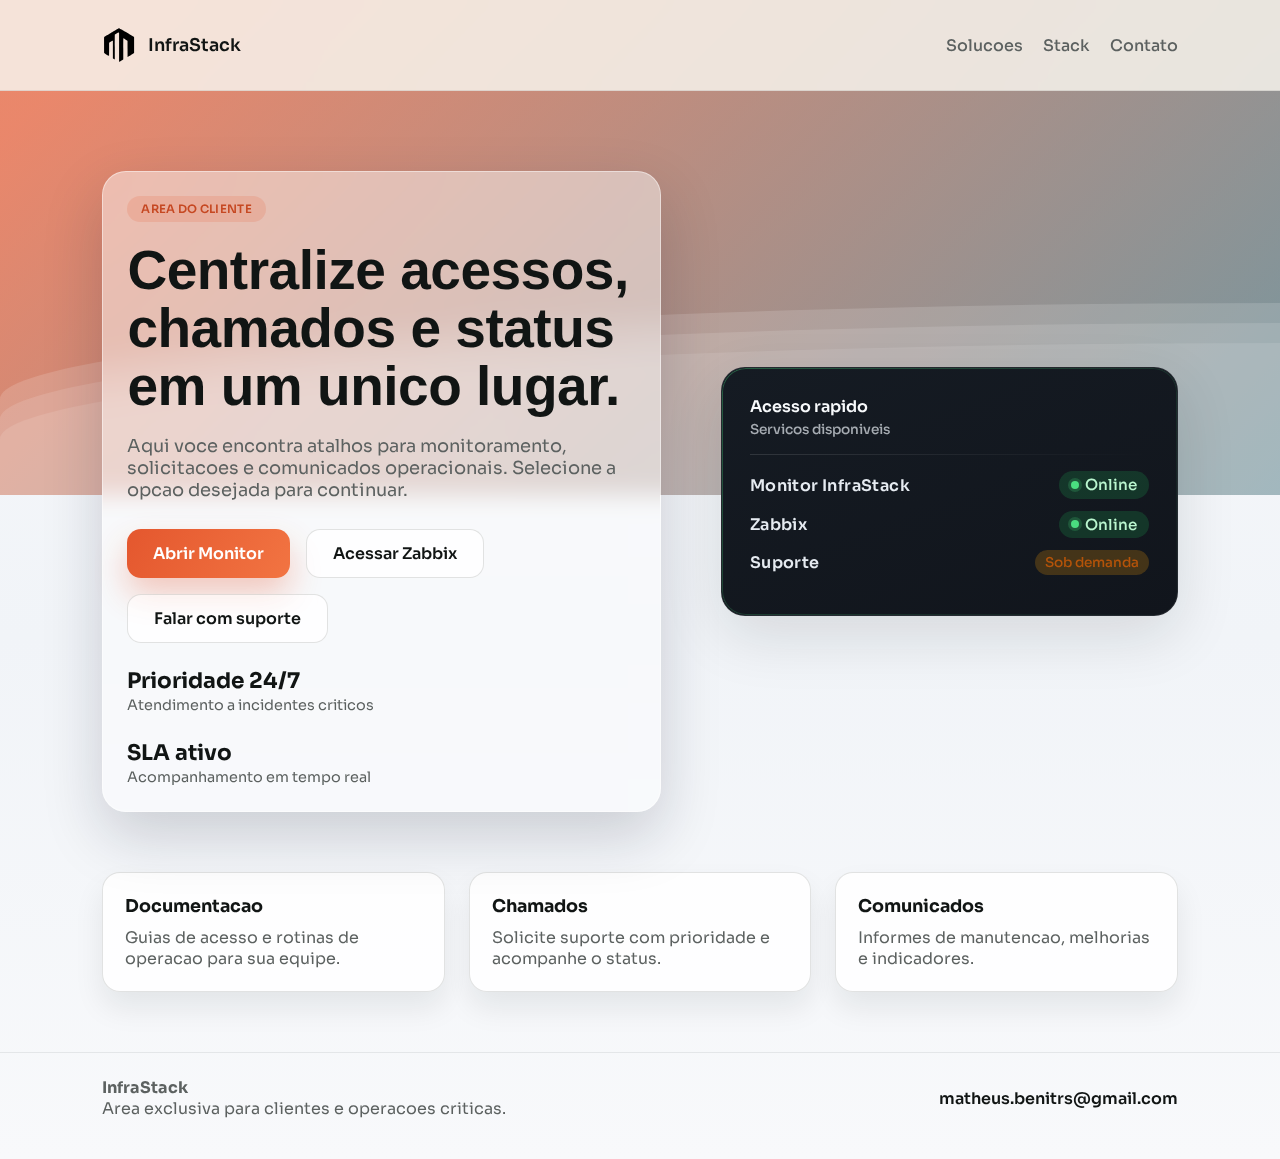
<file: area-cliente/index.html>
<!DOCTYPE html>
<html lang="pt-BR">
<head>
  <meta charset="utf-8">
  <meta name="viewport" content="width=device-width, initial-scale=1">
  <title>InfraStack | Area do Cliente</title>
  <link rel="icon" type="image/svg+xml" href="../img/infrastack.svg">
  <link rel="stylesheet" href="../css/styles.css">
  <link rel="preconnect" href="https://fonts.googleapis.com">
  <link rel="preconnect" href="https://fonts.gstatic.com" crossorigin>
  <link href="https://fonts.googleapis.com/css2?family=Sora:wght@300;400;500;600;700&family=Playfair+Display:wght@600;700&display=swap" rel="stylesheet">
</head>
<body>
  <div class="wave-wrap" aria-hidden="true">
    <div class="wave"></div>
    <div class="wave"></div>
    <div class="wave"></div>
  </div>
  <header class="topbar">
    <a class="brand" href="../">
      <img src="../img/infrastack.svg" alt="InfraStack">
      <span>InfraStack</span>
    </a>
    <nav class="nav">
      <a href="../#solucoes">Solucoes</a>
      <a href="../#stack">Stack</a>
      <a href="../#contato">Contato</a>
    </nav>
  </header>

  <main>
    <section class="hero">
      <div class="hero-copy glass">
        <p class="pill">Area do Cliente</p>
        <h1>Centralize acessos, chamados e status em um unico lugar.</h1>
        <p class="lead">
          Aqui voce encontra atalhos para monitoramento, solicitacoes e
          comunicados operacionais. Selecione a opcao desejada para continuar.
        </p>
        <div class="hero-actions">
          <a class="btn primary" href="/monitor/">Abrir Monitor</a>
          <a class="btn ghost" href="/zabbix/">Acessar Zabbix</a>
          <a class="btn ghost" href="mailto:matheus.benitrs@gmail.com">Falar com suporte</a>
        </div>
        <div class="stats">
          <div>
            <span class="stat-number">Prioridade 24/7</span>
            <span class="stat-label">Atendimento a incidentes criticos</span>
          </div>
          <div>
            <span class="stat-number">SLA ativo</span>
            <span class="stat-label">Acompanhamento em tempo real</span>
          </div>
        </div>
      </div>
      <div class="hero-card">
        <div class="card-header">
          <span>Acesso rapido</span>
          <span class="card-subtitle">Servicos disponiveis</span>
        </div>
        <div class="card-divider" aria-hidden="true"></div>
        <div class="card-body">
          <div class="status-row">
            <span class="status-label">Monitor InfraStack</span>
            <span class="status ok"><span class="status-dot" aria-hidden="true"></span>Online</span>
          </div>
          <div class="status-row">
            <span class="status-label">Zabbix</span>
            <span class="status ok"><span class="status-dot" aria-hidden="true"></span>Online</span>
          </div>
          <div class="status-row">
            <span class="status-label">Suporte</span>
            <span class="status warn">Sob demanda</span>
          </div>
        </div>
      </div>
    </section>

    <section class="grid">
      <article>
        <h3>Documentacao</h3>
        <p>Guias de acesso e rotinas de operacao para sua equipe.</p>
      </article>
      <article>
        <h3>Chamados</h3>
        <p>Solicite suporte com prioridade e acompanhe o status.</p>
      </article>
      <article>
        <h3>Comunicados</h3>
        <p>Informes de manutencao, melhorias e indicadores.</p>
      </article>
    </section>
  </main>

  <footer class="footer">
    <div>
      <strong>InfraStack</strong>
      <p>Area exclusiva para clientes e operacoes criticas.</p>
    </div>
    <div>
      <a href="mailto:matheus.benitrs@gmail.com">matheus.benitrs@gmail.com</a>
    </div>
  </footer>
</body>
</html>
</file>
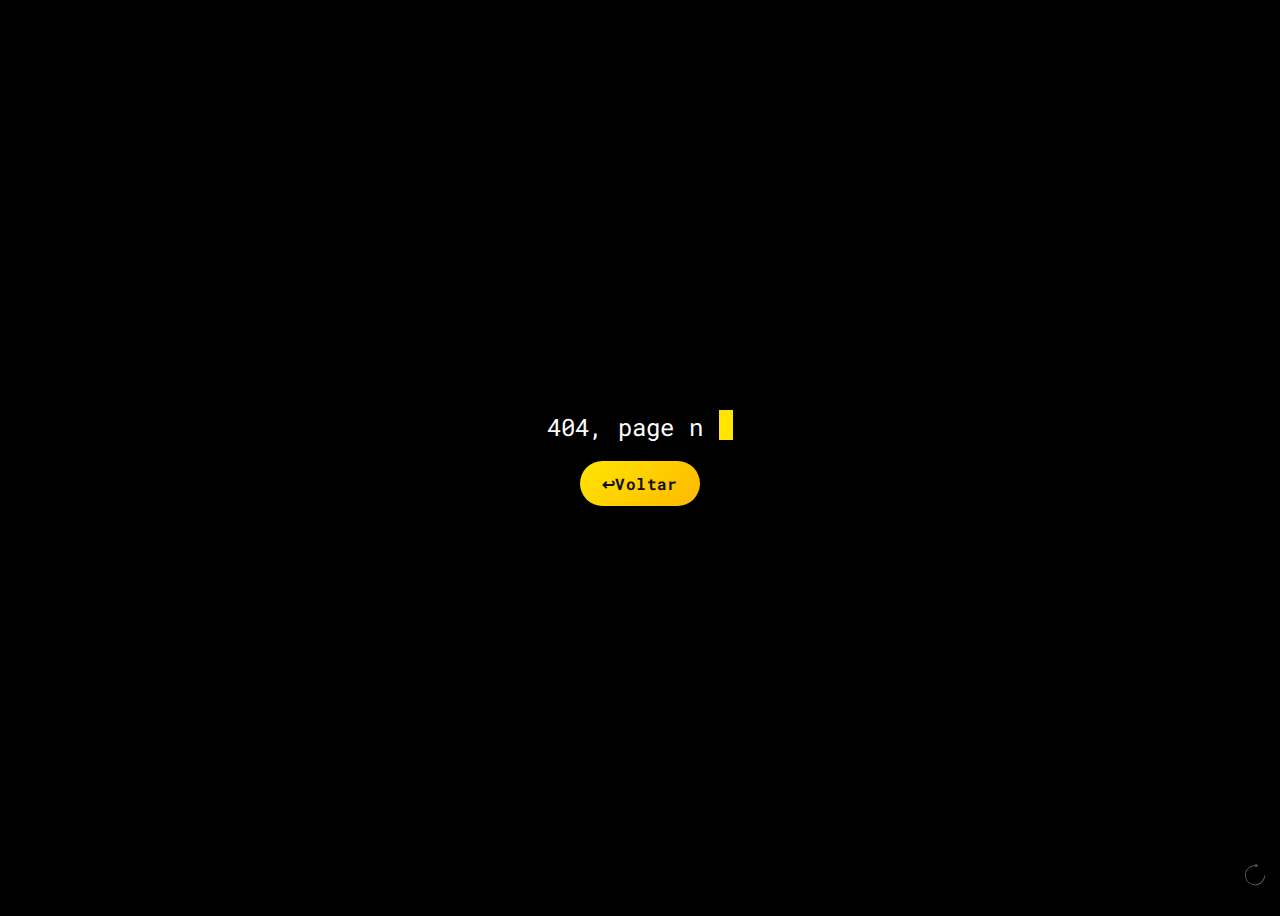
<file: error/index.html>
<!DOCTYPE html>
<html lang="en" >
<head>
  <meta charset="UTF-8">
  <title>CodePen - GSAP 404 typed message using SplitText </title>
  <link rel="stylesheet" href="/error/style.css">

</head>
<body>
<!-- partial:index.partial.html -->
<div class="container">
  <div class="copy-container center-xy">
    <p>
      404, page not found.
    </p>
    <span class="handle"></span>
    <a class="back-btn" href="/">Voltar</a>
  </div>
</div>


<svg version="1.1" id="cb-replay" xmlns="http://www.w3.org/2000/svg" xmlns:xlink="http://www.w3.org/1999/xlink" x="0px" y="0px"
	 viewBox="0 0 279.9 297.3" style="enable-background:new 0 0 279.9 297.3;" xml:space="preserve">
<g>
	<path d="M269.4,162.6c-2.7,66.5-55.6,120.1-121.8,123.9c-77,4.4-141.3-60-136.8-136.9C14.7,81.7,71,27.8,140,27.8
		c1.8,0,3.5,0,5.3,0.1c0.3,0,0.5,0.2,0.5,0.5v15c0,1.5,1.6,2.4,2.9,1.7l35.9-20.7c1.3-0.7,1.3-2.6,0-3.3L148.6,0.3
		c-1.3-0.7-2.9,0.2-2.9,1.7v15c0,0.3-0.2,0.5-0.5,0.5c-1.7-0.1-3.5-0.1-5.2-0.1C63.3,17.3,1,78.9,0,155.4
		C-1,233.8,63.4,298.3,141.9,297.3c74.6-1,135.1-60.2,138-134.3c0.1-3-2.3-5.4-5.3-5.4l0,0C271.8,157.6,269.5,159.8,269.4,162.6z"/>
</g>
</svg>
<!-- partial -->
  <script src="/error/script.js"></script>

</body>
</html>
</file>
<file: css/styles.css>
:root {
  color-scheme: only light;
  --bg: #f7f3ec;
  --ink: #111514;
  --accent: #e4572e;
  --accent-dark: #c64822;
  --secondary: #0f766e;
  --accent-glow: rgba(228, 87, 46, 0.3);
  --card: #ffffff;
  --muted: #5c6160;
  --border: rgba(17, 21, 20, 0.12);
  --shadow: 0 20px 60px rgba(17, 21, 21, 0.12);
}

* {
  box-sizing: border-box;
  margin: 0;
  padding: 0;
}

body {
  font-family: "Sora", "Space Grotesk", sans-serif;
  background: linear-gradient(180deg, #f8f9fb 0%, #f1f4f8 55%, #f8f9fb 100%);
  color: var(--ink);
  min-height: 100vh;
  position: relative;
  overflow-x: hidden;
}

@keyframes gradient {
  0% { background-position: 0% 0%; }
  50% { background-position: 100% 100%; }
  100% { background-position: 0% 0%; }
}

.wave-wrap {
  position: absolute;
  inset: 0 0 auto 0;
  height: 55vh;
  overflow: hidden;
  z-index: -1;
  background: linear-gradient(
    315deg,
    rgba(21, 27, 35, 1) 4%,
    rgba(29, 78, 216, 0.7) 38%,
    rgba(14, 116, 144, 0.7) 68%,
    rgba(228, 87, 46, 0.7) 98%
  );
  animation: gradient 16s ease infinite;
  background-size: 400% 400%;
}

.wave {
  background: rgba(255, 255, 255, 0.18);
  border-radius: 1000% 1000% 0 0;
  position: absolute;
  width: 200%;
  height: 12em;
  animation: wave 12s -3s linear infinite;
  transform: translate3d(0, 0, 0);
  opacity: 0.85;
  bottom: 0;
  left: 0;
}

.wave:nth-of-type(2) {
  bottom: -1.25em;
  animation: wave 18s linear reverse infinite;
  opacity: 0.7;
}

.wave:nth-of-type(3) {
  bottom: -2.5em;
  animation: wave 22s -1s reverse infinite;
  opacity: 0.6;
}

@keyframes wave {
  0% { transform: translateX(0); }
  25% { transform: translateX(-25%); }
  50% { transform: translateX(-50%); }
  75% { transform: translateX(-25%); }
  100% { transform: translateX(0); }
}

.topbar {
  display: flex;
  justify-content: space-between;
  align-items: center;
  padding: 28px 8vw;
  position: sticky;
  top: 0;
  backdrop-filter: blur(10px);
  background: rgba(247, 243, 236, 0.85);
  border-bottom: 1px solid rgba(19, 21, 21, 0.08);
  z-index: 10;
}

.brand {
  display: flex;
  align-items: center;
  gap: 12px;
  text-decoration: none;
  color: var(--ink);
  font-weight: 600;
  font-size: 1.1rem;
}

.brand img {
  width: 34px;
  height: 34px;
}

.nav {
  display: flex;
  align-items: center;
  gap: 20px;
}

.nav a {
  text-decoration: none;
  color: var(--muted);
  font-weight: 500;
  transition: color 0.2s ease;
}

.nav a:hover {
  color: var(--ink);
}

.nav .cta {
  padding: 10px 20px;
  border-radius: 999px;
  background: linear-gradient(120deg, var(--ink), #2c3231);
  color: #fff;
  box-shadow: 0 10px 24px rgba(17, 21, 20, 0.2);
}

.hero {
  display: grid;
  grid-template-columns: minmax(0, 1.1fr) minmax(0, 0.9fr);
  gap: 60px;
  align-items: center;
  padding: 80px 8vw 60px;
}

.glass {
  background: rgba(255, 255, 255, 0.45);
  border: 1px solid rgba(255, 255, 255, 0.45);
  box-shadow: 0 24px 60px rgba(15, 23, 42, 0.18);
  backdrop-filter: blur(12px);
  -webkit-backdrop-filter: blur(12px);
  border-radius: 24px;
  padding: 24px;
}

.hero-copy h1 {
  font-family: Arial, "Helvetica Neue", sans-serif;
  font-size: clamp(2.6rem, 4.3vw, 4.2rem);
  line-height: 1.05;
  margin-bottom: 20px;
  letter-spacing: -0.5px;
}

.hero-title span {
  display: block;
}

.lead {
  color: var(--muted);
  font-size: 1.12rem;
  max-width: 520px;
}

.lead-card {
  background: linear-gradient(145deg, rgba(255, 255, 255, 0.95), rgba(248, 250, 252, 0.92));
  border-radius: 20px;
  padding: 20px 22px;
  border: 1px solid rgba(17, 21, 20, 0.1);
  box-shadow: 0 18px 34px rgba(17, 21, 20, 0.1);
  max-width: none;
  position: relative;
  overflow: hidden;
}

.lead-card::after {
  content: "";
  position: absolute;
  inset: 0;
  background: radial-gradient(circle at 0% 0%, rgba(228, 87, 46, 0.12), transparent 55%);
  pointer-events: none;
}

.lead-card .lead {
  position: relative;
  z-index: 1;
}

.pill {
  display: inline-flex;
  align-items: center;
  padding: 6px 14px;
  background: rgba(228, 87, 46, 0.16);
  color: var(--accent-dark);
  border-radius: 999px;
  font-weight: 600;
  margin-bottom: 20px;
  letter-spacing: 0.3px;
  text-transform: uppercase;
  font-size: 0.72rem;
}

.hero-actions {
  margin: 28px 0 24px;
  display: flex;
  gap: 16px;
  flex-wrap: wrap;
}

.btn {
  display: inline-flex;
  align-items: center;
  justify-content: center;
  padding: 13px 26px;
  border-radius: 14px;
  text-decoration: none;
  font-weight: 600;
  transition: transform 0.2s ease, box-shadow 0.2s ease, background 0.2s ease;
}

.btn.primary {
  background: linear-gradient(120deg, var(--accent), #f27442);
  color: #fff;
  box-shadow: 0 16px 32px var(--accent-glow);
}

.btn.primary:hover {
  transform: translateY(-2px);
  box-shadow: 0 20px 40px var(--accent-glow);
}

.btn.ghost {
  border: 1px solid var(--border);
  color: var(--ink);
  background: rgba(255, 255, 255, 0.65);
  backdrop-filter: blur(6px);
}


.stats {
  display: flex;
  gap: 24px;
  flex-wrap: wrap;
}

.stat-number {
  display: block;
  font-size: 1.35rem;
  font-weight: 700;
}

.stat-label {
  color: var(--muted);
  font-size: 0.9rem;
}

.hero-card {
  background: linear-gradient(160deg, #151b23, #11151c);
  border-radius: 24px;
  padding: 28px;
  box-shadow: var(--shadow);
  border: 1px solid rgba(255, 255, 255, 0.08);
  animation: float 8s ease-in-out infinite;
  color: #e6ebf1;
  position: relative;
  overflow: hidden;
}

.hero-card::before {
  content: "";
  position: absolute;
  inset: 0;
  border-radius: inherit;
  padding: 1px;
  background: linear-gradient(140deg, rgba(74, 222, 128, 0.35), rgba(255, 255, 255, 0));
  mask: linear-gradient(#000 0 0) content-box, linear-gradient(#000 0 0);
  mask-composite: exclude;
  pointer-events: none;
}

.card-header {
  font-weight: 600;
  margin-bottom: 16px;
  display: flex;
  flex-direction: column;
  gap: 4px;
  color: #f8fafc;
}

.card-divider {
  height: 1px;
  background: linear-gradient(90deg, rgba(255, 255, 255, 0.12), rgba(255, 255, 255, 0));
  margin-bottom: 16px;
}

.card-subtitle {
  font-size: 0.85rem;
  color: rgba(230, 235, 241, 0.7);
  font-weight: 500;
}

.status-row {
  display: flex;
  justify-content: space-between;
  margin-bottom: 12px;
  font-weight: 500;
}

.status-badges {
  display: inline-flex;
  gap: 8px;
  align-items: center;
}

.status-label {
  color: #e6ebf1;
  font-weight: 600;
  letter-spacing: 0.4px;
  display: inline-flex;
  align-items: center;
  gap: 8px;
}

.status-icon {
  width: 18px;
  height: 18px;
  object-fit: contain;
  filter: brightness(1.1);
}

.status {
  padding: 4px 10px;
  border-radius: 999px;
  font-size: 0.85rem;
}

.status.ok {
  background: rgba(34, 197, 94, 0.18);
  color: #bbf7d0;
  display: inline-flex;
  align-items: center;
  justify-content: center;
  min-width: 36px;
  font-size: 0.95rem;
  line-height: 1;
  gap: 6px;
  padding: 6px 12px;
}

.status-dot {
  width: 8px;
  height: 8px;
  border-radius: 999px;
  background: #4ade80;
  box-shadow: 0 0 0 3px rgba(74, 222, 128, 0.2);
}

.status.warn {
  background: rgba(245, 158, 11, 0.22);
  color: #b45309;
}

.status.neutral {
  background: rgba(148, 163, 184, 0.18);
  color: #e2e8f0;
}


.sparkline {
  display: grid;
  grid-template-columns: repeat(7, 1fr);
  gap: 10px;
  margin-top: 18px;
}

.sparkline .dot {
  width: 100%;
  height: 16px;
  background: linear-gradient(90deg, rgba(15, 118, 110, 0.2), rgba(15, 118, 110, 0.7));
  border-radius: 999px;
  animation: pulse 2s ease-in-out infinite;
}

.sparkline .dot:nth-child(2) { animation-delay: 0.2s; }
.sparkline .dot:nth-child(3) { animation-delay: 0.4s; }
.sparkline .dot:nth-child(4) { animation-delay: 0.6s; }
.sparkline .dot:nth-child(5) { animation-delay: 0.8s; }
.sparkline .dot:nth-child(6) { animation-delay: 1s; }
.sparkline .dot:nth-child(7) { animation-delay: 1.2s; }


.grid {
  display: grid;
  grid-template-columns: repeat(auto-fit, minmax(220px, 1fr));
  gap: 24px;
  padding: 0 8vw 60px;
}

.grid .lead-card {
  grid-column: 1 / -1;
}

.grid article {
  background: rgba(255, 255, 255, 0.85);
  border-radius: 18px;
  padding: 22px;
  border: 1px solid var(--border);
  box-shadow: 0 16px 30px rgba(17, 21, 20, 0.08);
  transition: transform 0.25s ease, box-shadow 0.25s ease;
}

.grid h3 {
  margin-bottom: 10px;
  font-size: 1.1rem;
}

.grid p {
  color: var(--muted);
}

.stack {
  margin: 0 8vw 80px;
  padding: 34px;
  background:
    linear-gradient(120deg, rgba(15, 118, 110, 0.12), rgba(228, 87, 46, 0.12)),
    radial-gradient(circle at 15% 20%, rgba(255, 255, 255, 0.6), transparent 50%);
  border-radius: 24px;
  display: flex;
  align-items: center;
  justify-content: space-between;
  gap: 24px;
  flex-wrap: wrap;
  box-shadow: var(--shadow);
  border: 1px solid rgba(17, 21, 20, 0.06);
}

.stack-pill {
  display: inline-flex;
  align-items: center;
  padding: 6px 14px;
  border-radius: 999px;
  background: rgba(15, 118, 110, 0.14);
  color: #0f4c45;
  font-weight: 600;
  font-size: 0.78rem;
  text-transform: uppercase;
  letter-spacing: 0.4px;
  margin-bottom: 12px;
}

.stack h2 {
  font-family: "Playfair Display", serif;
  font-size: 2rem;
  margin-bottom: 10px;
}

.stack p {
  color: var(--muted);
  max-width: 520px;
}

.stack-actions {
  display: flex;
  gap: 16px;
  flex-wrap: wrap;
}

.footer {
  display: flex;
  justify-content: space-between;
  align-items: center;
  padding: 24px 8vw 40px;
  border-top: 1px solid rgba(19, 21, 21, 0.08);
  color: var(--muted);
  flex-wrap: wrap;
  gap: 16px;
}

.footer a {
  color: var(--ink);
  text-decoration: none;
  font-weight: 600;
}

@keyframes float {
  0%, 100% { transform: translateY(0); }
  50% { transform: translateY(-12px); }
}

@keyframes pulse {
  0%, 100% { opacity: 0.4; }
  50% { opacity: 1; }
}

@keyframes rise {
  from { opacity: 0; transform: translateY(18px); }
  to { opacity: 1; transform: translateY(0); }
}


.hero-copy,
.hero-card,
.grid article,
.stack,
.footer {
  animation: rise 0.8s ease both;
}

.hero-card { animation-delay: 0.1s; }
.grid article:nth-child(2) { animation-delay: 0.08s; }
.grid article:nth-child(3) { animation-delay: 0.16s; }
.stack { animation-delay: 0.2s; }
.footer { animation-delay: 0.24s; }

.grid article:hover {
  transform: translateY(-6px);
  box-shadow: 0 24px 40px rgba(17, 21, 20, 0.14);
}

@media (max-width: 900px) {
  .hero {
    grid-template-columns: 1fr;
  }

  .nav {
    display: none;
  }

  .topbar {
    justify-content: space-between;
  }
}
</file>
<file: error/style.css>
@import url("https://fonts.googleapis.com/css?family=Roboto+Mono");
.center-xy {
  position: static;
  top: auto;
  left: auto;
  transform: none;
}

html, body {
  font-family: "Roboto Mono", monospace;
  font-size: 16px;
}

html {
  box-sizing: border-box;
  -webkit-user-select: none;
     -moz-user-select: none;
      -ms-user-select: none;
          user-select: none;
}

body {
  background-color: #000;
  min-height: 100vh;
}

*, *:before, *:after {
  box-sizing: inherit;
}

.container {
  width: 100%;
  min-height: 100vh;
  display: flex;
  align-items: center;
  justify-content: center;
}

.copy-container {
  text-align: center;
  position: relative;
  display: inline-block;
}

.back-btn {
  display: block;
  width: fit-content;
  align-items: center;
  gap: 10px;
  margin: 18px auto 0;
  padding: 12px 22px;
  border-radius: 999px;
  background: linear-gradient(135deg, #ffe500, #ffb800);
  color: #111;
  font-weight: 700;
  text-decoration: none;
  letter-spacing: 0.4px;
  box-shadow: 0 12px 28px rgba(0, 0, 0, 0.35);
  transition: transform 0.2s ease, box-shadow 0.2s ease, filter 0.2s ease;
}

.back-btn:hover {
  transform: translateY(-2px);
  box-shadow: 0 16px 32px rgba(0, 0, 0, 0.45);
  filter: brightness(1.03);
}

.back-btn::before {
  content: "↩";
  font-size: 1rem;
}

p {
  color: #fff;
  font-size: 24px;
  letter-spacing: 0.2px;
  margin: 0;
  display: inline-block;
}

.handle {
  background: #ffe500;
  width: 14px;
  height: 30px;
  margin-left: 6px;
  position: relative;
  display: inline-block;
  vertical-align: text-bottom;
  animation: blink 0.8s steps(1) infinite;
}

#cb-replay {
  fill: #666;
  width: 20px;
  margin: 15px;
  right: 0;
  bottom: 0;
  position: absolute;
  overflow: inherit;
  cursor: pointer;
}
#cb-replay:hover {
  fill: #888;
}

@keyframes blink {
  0% { opacity: 1; }
  50% { opacity: 0; }
  100% { opacity: 1; }
}
</file>
